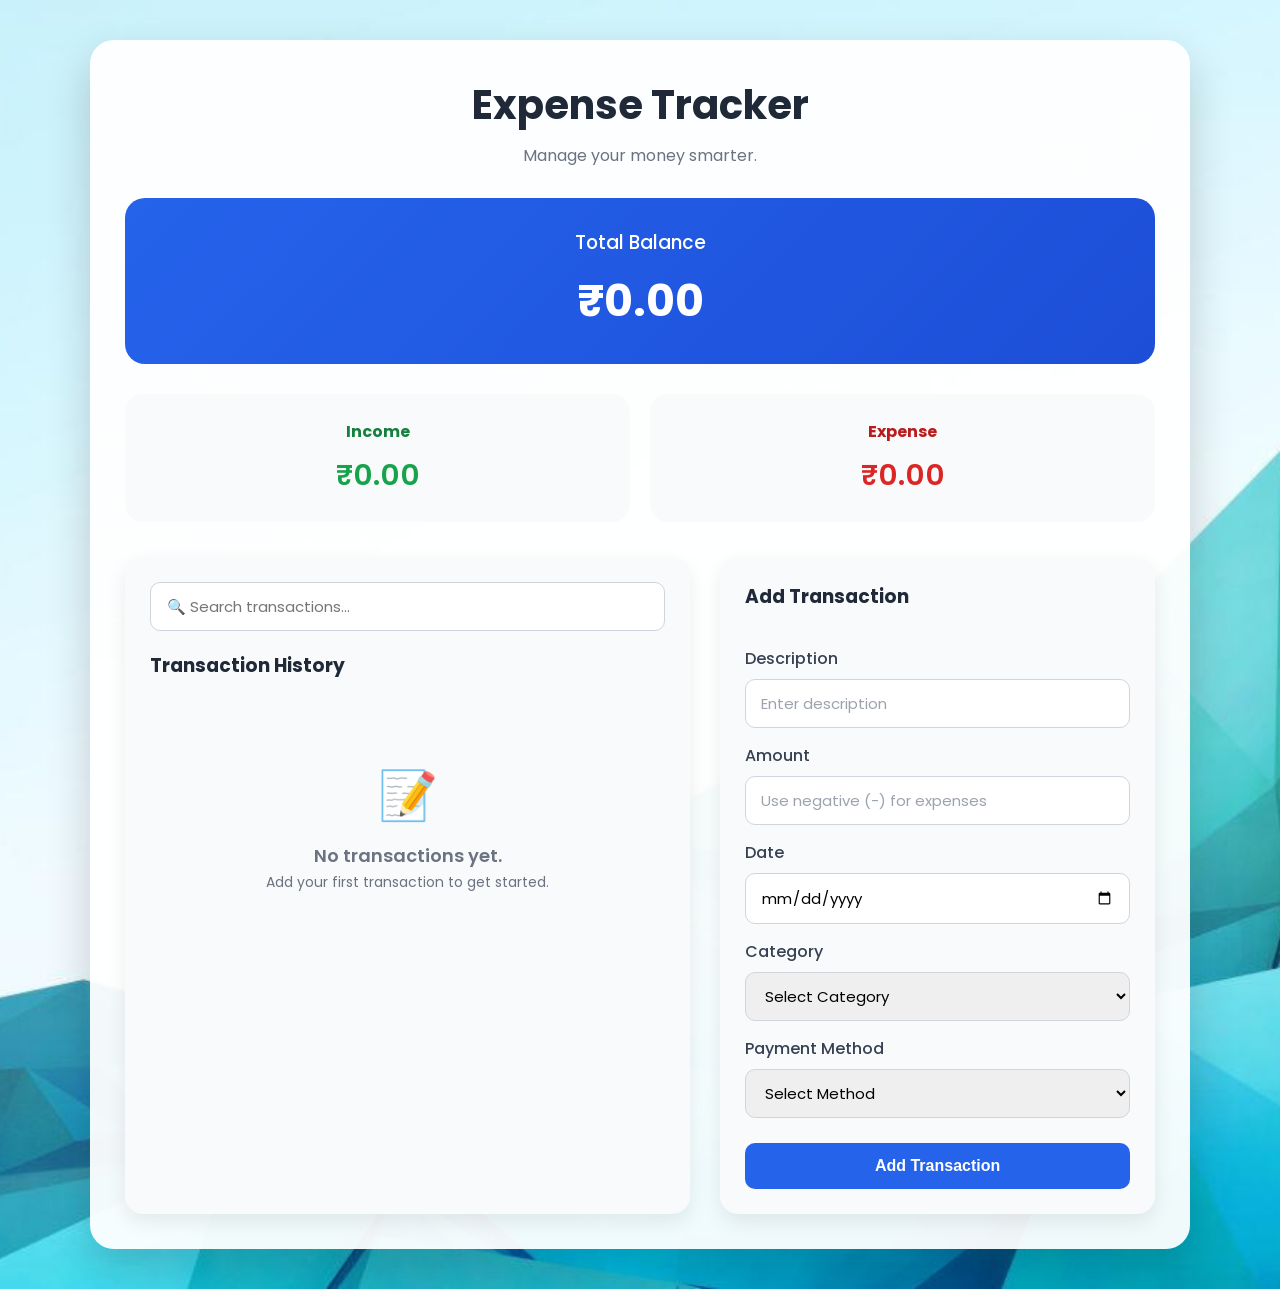
<file: CSS Projects/ExpenseTracker/index.html>
<!DOCTYPE html>
<html lang="en">
<head>
    <meta charset="UTF-8">
    <meta name="viewport" content="width=device-width, initial-scale=1.0">
    <title>Expense Tracker</title>
    <link rel="stylesheet" href="style.css">
    <link rel="icon" type="image/png" href="./assets/rupee-indian.png">
</head>
<body> 
    <div class="container">
        <header>
            <h1>Expense Tracker</h1>
            <p>Manage your money smarter.</p>
        </header>

        <!-- Balance -->
        <section class="balance-card">
            <h3>Total Balance</h3>
            <h2 id="balance">₹0.00</h2>
        </section>

        <!-- Summary -->
        <section class="summary">
            <div class="card income">
                <h4>Income</h4>
                <p id="money-plus">₹0.00</p>
            </div>
            <div class="card expense">
                <h4>Expense</h4>
                <p id="money-minus">₹0.00</p>
            </div>
        </section>
        <main class="content">
            <section class="history">
                <div class="search-box">
    <input
        type="text"
        id="search"
        placeholder="🔍 Search transactions..."
    >
</div>
                <h3>Transaction History</h3>
                <ul id="list">
                </ul>
            </section>
            <!-- Form -->
            <section class="form-section">
                <h3>Add Transaction</h3>
                <form id="form">
                    <label for="text">Description</label>
                    <input
                        type="text" id="text" placeholder="Enter description" required>
                    <label for="amount">Amount</label>
                    <input
                        type="number" id="amount" placeholder="Use negative (-) for expenses" required>
                    <label for="date">Date</label>
                    <input type="date" id="date" required>
                    <label for="category">Category</label>
                    <select id="category">
                        <option value="">Select Category</option>
                        <option>Salary</option>
                        <option>Food</option>
                        <option>Shopping</option>
                        <option>Travel</option>
                        <option>Bills</option>
                        <option>Health</option>
                        <option>Entertainment</option>
                        <option>Education</option>
                        <option>Other</option>

                    </select>
                    <label for="payment">Payment Method</label>

                    <select id="payment">
                        <option value="">Select Method</option>
                        <option>Cash</option>
                        <option>UPI</option>
                        <option>Debit Card</option>
                        <option>Credit Card</option>
                        <option>Net Banking</option>
                        <option>Wallet</option>
                    </select>
                    <button type="submit">Add Transaction</button>
                </form>
            </section>
        </main>
    </div>
    <script src="expense.js"></script>
</body>
</html>
</file>
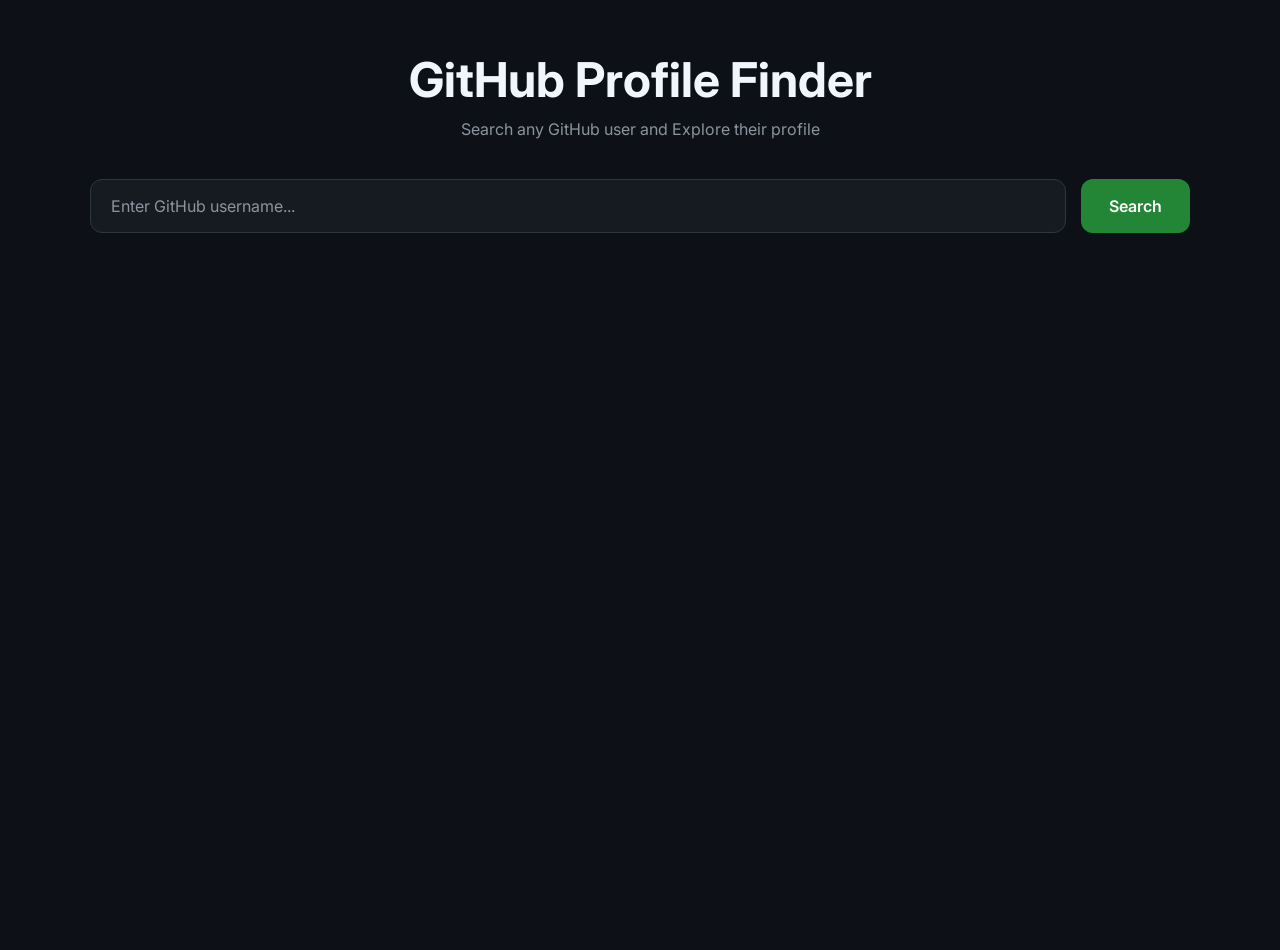
<file: CSS Projects/GithubProfileFinderApp/index.html>
<!DOCTYPE html>
<html lang="en">
<head>
    <meta charset="UTF-8">
    <meta name="viewport" content="width=device-width, initial-scale=1.0">
    <title>GitHub Finder</title>
    <link rel="stylesheet" href="style.css">
</head>
<body>
    <main class="container">
        <header>
        <h1>GitHub Profile Finder</h1>
        <p>Search any GitHub user and Explore their profile</p>
        </header>
        <section class="search-section">
         <form id="search-form">

        <input type="text"  id="search-input"   placeholder="Enter GitHub username..."  required >
        <button type="submit">
            Search </button>
    </form>  
        </section>
        <section id="profile-container">
            
        </section>
        <section id="repos-container">
        </section>
        <script src="finder.js"></script>
    </main>
</body>
</html>
</file>
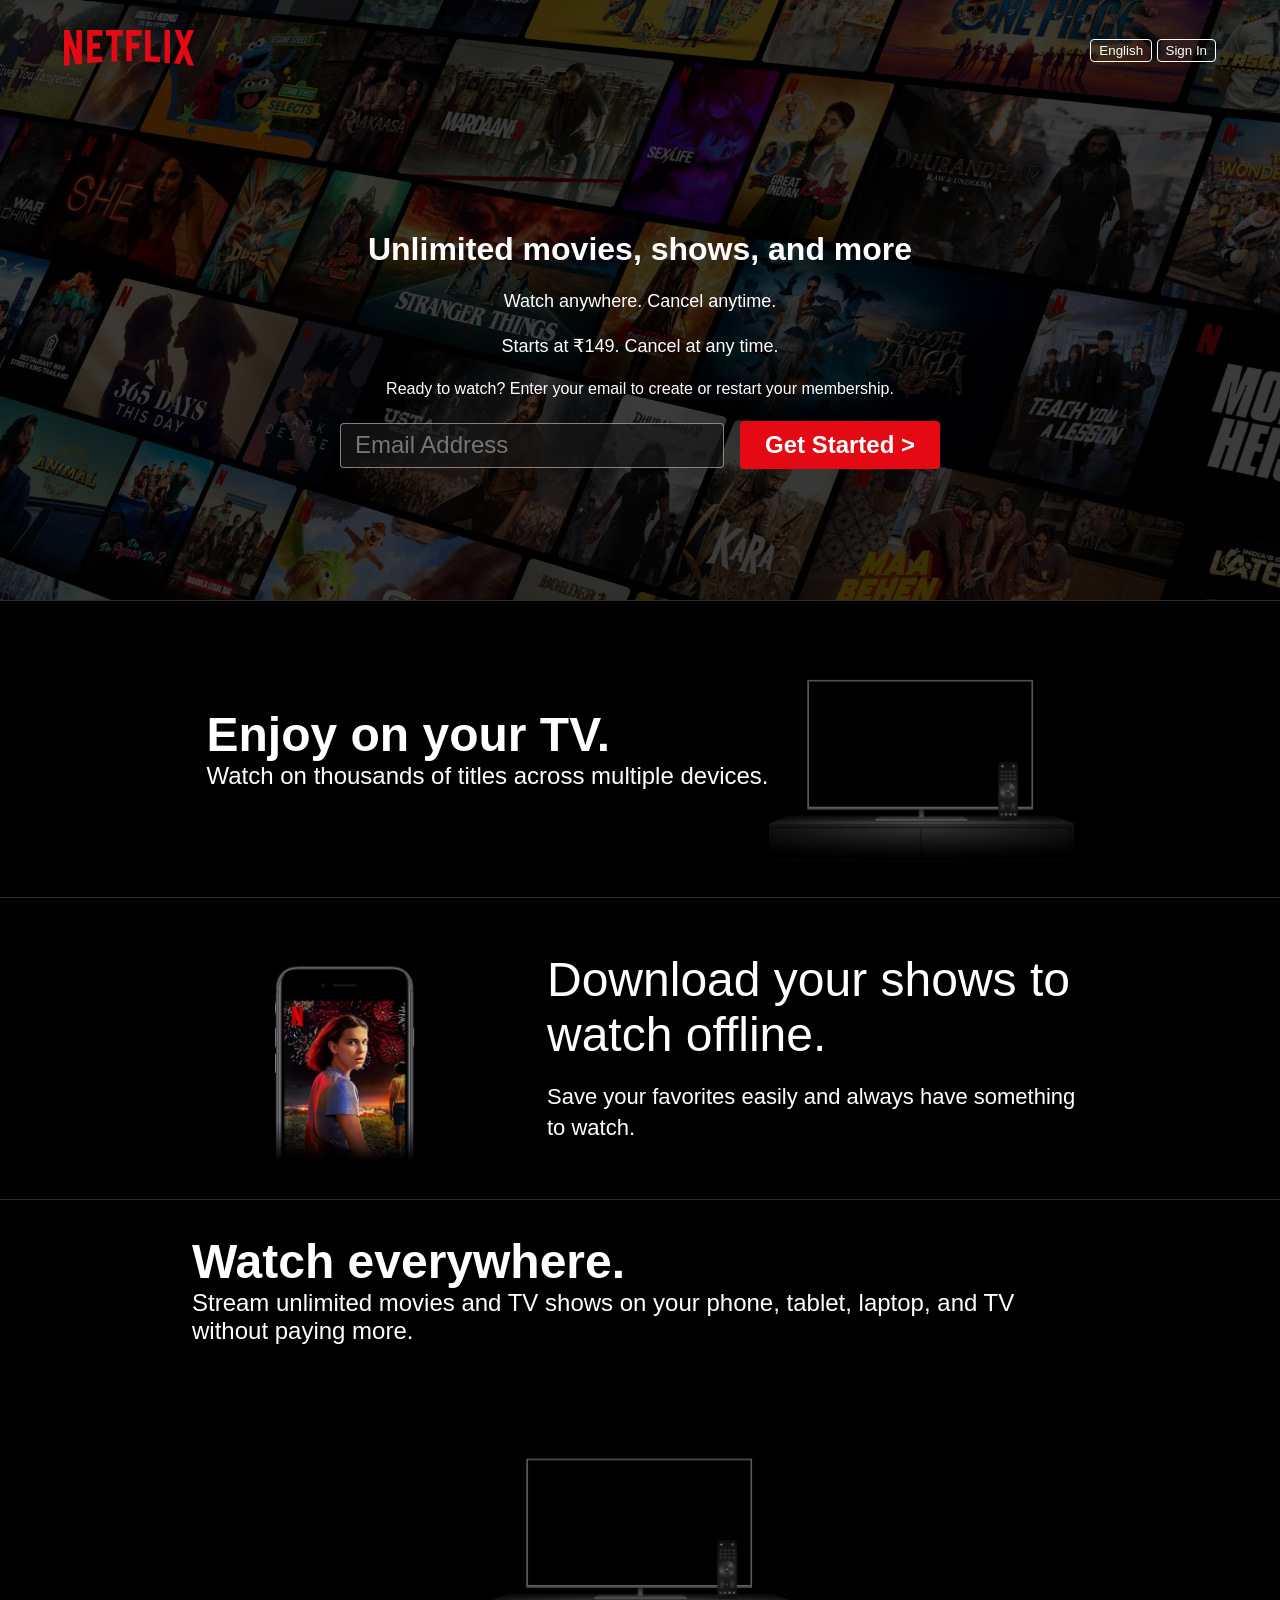
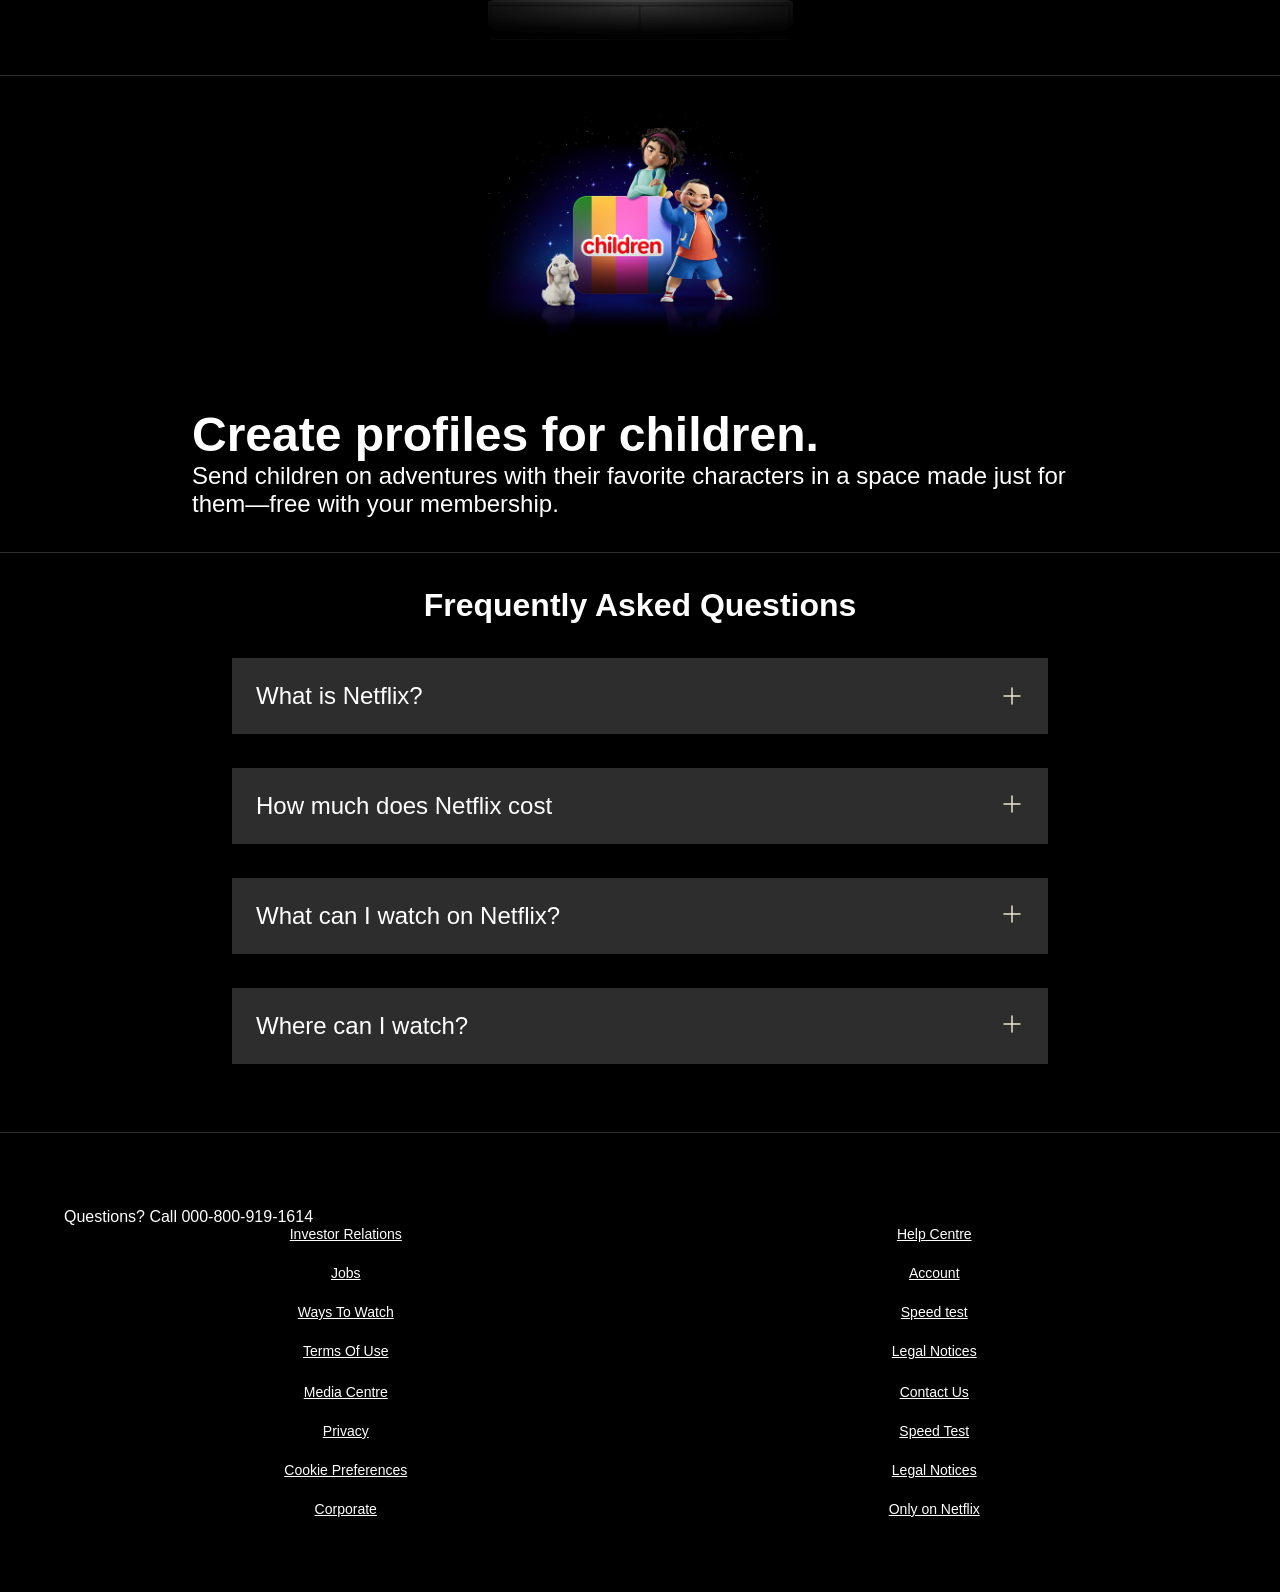
<file: CSS Projects/NetflixClone/index.html>
<!DOCTYPE html>
<html lang="en">
<head>
    <meta charset="UTF-8">
    <meta name="description" content="Watch unlimited movies, TV shows and more. Enjoy Netflix on your TV, phone, tablet and laptop.">
    <meta name="keywords" content="Netflix, movies, TV shows, streaming, entertainment">
    <title>Netflix</title>
    <link rel="stylesheet" href="style.css">
    <link rel="icon" type="image/png" href="./Assests/netflix.png"> 
</head>
<body>
    <div class="main">
        <nav>
            <span><img src="./Assests/logo.svg" alt="" width="50"></span>
            <div>
                <button class="btn">English</button>
                <button class="btn btn">Sign In</button>
            </div>
        </nav>
        <div class="box"></div>
        <div class="hero">
            <span>Unlimited movies, shows, and more</span>
            <span>Watch anywhere. Cancel anytime.</span>
            <span>Starts at ₹149. Cancel at any time.</span>
            <span>Ready to watch? Enter your email to create or restart your membership.</span>
        <div class="hero-bts">
            <input type="email" placeholder="Email Address">
            <button class="start">Get Started ></button>
        </div>
    </div>
    <div class="separation"></div>
    </div>
    <section class="first">
        <div>
            <span>Enjoy on your TV.</span>
            <span>Watch on thousands of titles across multiple devices.</span>
        </div>
        <div class="secImg">
            <img src="./Assests/tv.png" alt="">
            <video src="./Assests/episode.m4v" autoplay muted loop></video>
        </div>
    </section>
    <div class="separation"></div>
    <section class="first-second">
        <div class="secImg">
            <img src="./Assests/second.jpg" alt="">
        </div>
        <div class="eleven">
            <span>Download your shows to watch offline.</span>
            <span>Save your favorites easily and always have something to watch.</span>
        </div>
    </section>
    <div class="separation"></div>
    <section class="first third">
        <div>
            <span>Watch everywhere.</span>
            <span>Stream unlimited movies and TV shows on your phone, tablet, laptop, and TV without paying more.</span>
        </div>
        <div class="secImg">
            <img src="./Assests/tv.png" alt="">
            <video src="./Assests/episo.m4v" autoplay muted loop></video>
        </div>
    </section>
    <div class="separation"></div>
   <section class="first second">
    <div class="secImg">
        <img src="./Assests/children.png" alt="">

    </div>
    <div>
        <span>Create profiles for children.</span>
        <span>Send children on adventures with their favorite characters in a space made just for them—free with your membership.</span>
    </div>
   </section>
   <div class="separation"></div>
   <section class="faq">
    <h2>Frequently Asked Questions</h2>
    <div class="faqbox">
        <span>What is Netflix?</span>
        <svg width="24" viewBox="0 0 24 24" fill="white" xmlns="http://www.w3.org/2000/svg">
            <path d="M12 4V20" stroke="#141B34" stroke-width="1.5" stroke-linecap="round" stroke-linejoin="round" />
                <path d="M4 12H20" stroke="#141B34" stroke-width="1.5" stroke-linecap="round" stroke-linejoin="round" />
        </svg>
    </div>
    <div class="faqbox">
        <span>How much does Netflix cost</span>
        <svg width="24" height="24" viewBox="0 0 24 24" fill="white" xmlns="http://www.w3.org/2000/svg">
                <path d="M12 4V20" stroke="#141B34" stroke-width="1.5" stroke-linecap="round" stroke-linejoin="round" />
                <path d="M4 12H20" stroke="#141B34" stroke-width="1.5" stroke-linecap="round" stroke-linejoin="round" />
            </svg>

    </div>
    <div class="faqbox">
            <span>What can I watch on Netflix?</span>
            <svg width="24" height="24" viewBox="0 0 24 24" fill="white" xmlns="http://www.w3.org/2000/svg">
                <path d="M12 4V20" stroke="#141B34" stroke-width="1.5" stroke-linecap="round" stroke-linejoin="round" />
                <path d="M4 12H20" stroke="#141B34" stroke-width="1.5" stroke-linecap="round" stroke-linejoin="round" />
            </svg>

        </div>
          <div class="faqbox">
            <span>Where can I watch?</span>
            <svg width="24" height="24" viewBox="0 0 24 24" fill="white" xmlns="http://www.w3.org/2000/svg">
                <path d="M12 4V20" stroke="#141B34" stroke-width="1.5" stroke-linecap="round" stroke-linejoin="round" />
                <path d="M4 12H20" stroke="#141B34" stroke-width="1.5" stroke-linecap="round" stroke-linejoin="round" />
            </svg>

        </div>
      
   </section>
   <div class="separation"></div>
   <footer>
    <div class="questiions">Questions? Call 000-800-919-1614</div>
    <div class="footer">
        <div class="footer-item">
            <a href="faq">Investor Relations</a>
             <a href="faq">Jobs</a>
 <a href="faq">Ways To Watch</a>
 <a href="faq">Terms Of Use</a>
        </div>
        <div class="footer-item">
             <a href="faq">Help Centre</a>
 <a href="faq">Account</a>
 <a href="faq">Speed test</a>
 <a href="faq">Legal Notices</a>
        </div>
        <div class="footer-item">
            <a href="faq">Media Centre</a>
                <a href="faq">Privacy</a>
                <a href="faq">Cookie Preferences</a> 
                <a href="faq">Corporate</a> 
        </div>
        <div class="footer-item">
             <a href="faq">Contact Us</a>
                <a href="faq">Speed Test</a> 
                <a href="faq">Legal Notices</a> 
                <a href="faq">Only on Netflix</a>
        </div>
    </div>
   </footer>
</body>
</html>
</file>
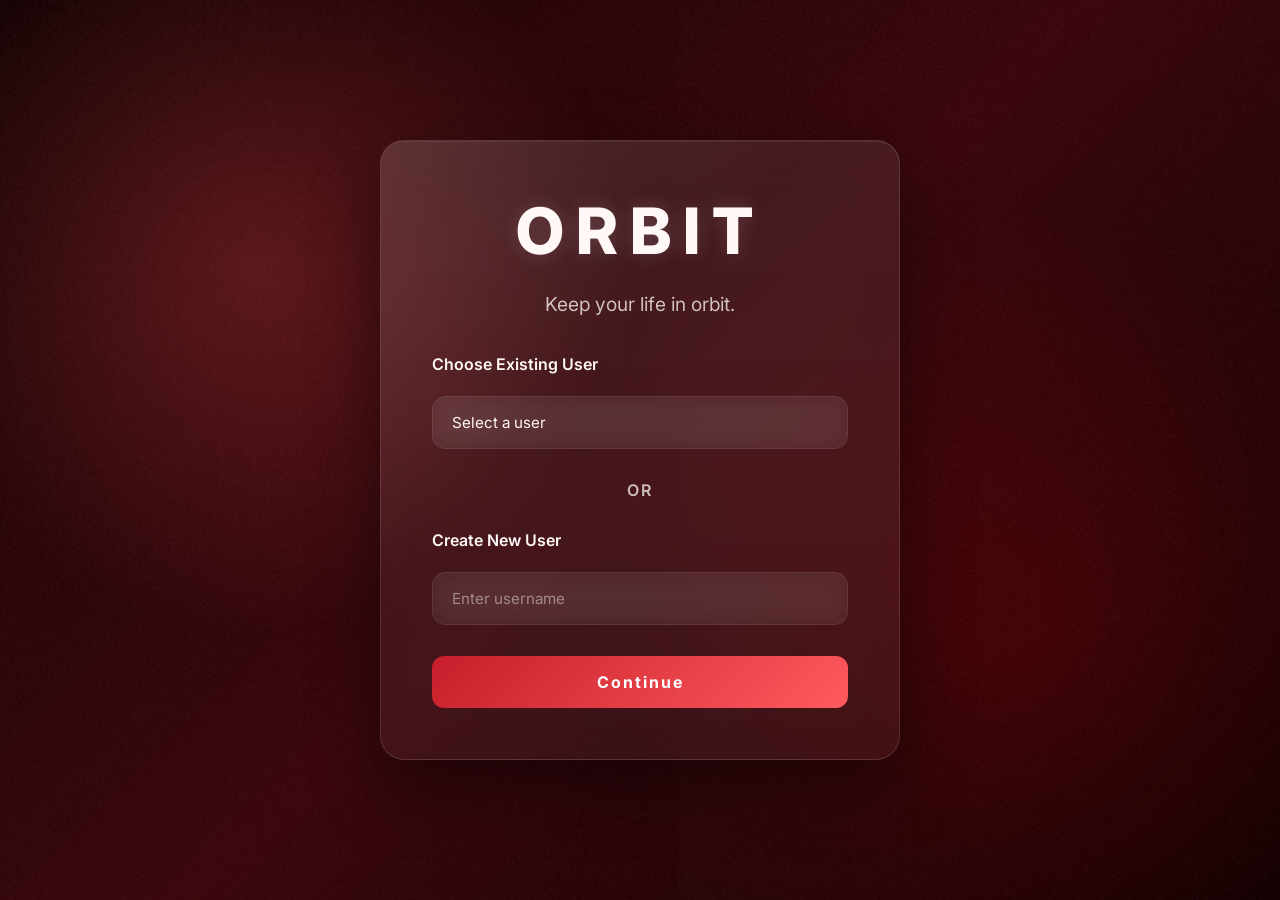
<file: CSS Projects/Orbit/index.html>
<!DOCTYPE html>
<html lang="en">

<head>
    <meta charset="UTF-8">
    <meta name="viewport" content="width=device-width, initial-scale=1.0">
    <title>Orbit-Keep your life in orbit</title>
    <link rel="stylesheet" href="style.css">
    <title>Orbit - Keep your life in orbit</title>

<link rel="icon" type="image/png" href="./assets/saturn.png">
</head>

<body>
    <section id="login-screen">
        <form class="login-card" id="login-form">

            <h1 class="logo">ORBIT</h1>

            <p class="tagline">
                Keep your life in orbit.
            </p>
            <label for="existing-users">
                Choose Existing User
            </label>
            <select id="existing-users">
                <option value="">
                    Select a user
                </option>
            </select>

            <div class="divider">
                <span>OR</span>
            </div>

            <label for="new-user-input">
                Create New User
            </label>

            <input type="text" id="new-user-input" placeholder="Enter username">

            <button type="submit" id="continue-btn">
                Continue
            </button>
        </form>
    </section>
    <main id="app-screen" class="hidden">
        <div class="app-container">
        <header class="app-header">

            <div class="header-content">

                <h1 class="logo">
                    ORBIT
                </h1>

                <p class="tagline">
                    Keep your life in orbit.
                </p>

            </div>

            <button id="theme-toggle">
                🌙
            </button>

        </header>
        <!-- SEARCH -->
        <section class="search-section">

            <input type="text" id="search-input" placeholder="🔍 Search everything...">
        </section>
        <!-- USER CONTROLS -->
       <section class="user-controls">

    <div class="user-info">

        <span class="user-label">
            Current User
        </span>

        <h3 id="current-user">
            Vansh
        </h3>

    </div>

    <div class="user-actions">

        <button id="switch-user-btn">
            Switch User
        </button>

        <button id="logout-btn">
            Logout
        </button>

    </div>

</section>
        <!-- TASK FORM -->
        <section class="task-form">

            <input type="text" id="task-input" placeholder="Add a new task...">

            <div class="task-options">

                <select id="priority-select">

                    <option value="High">
                        🔴 High
                    </option>

                    <option value="Medium">
                        🟡 Medium
                    </option>

                    <option value="Low">
                        🟢 Low
                    </option>

                </select>
                 <input type="date" id="due-date">
            </div>
                <button id="add-task-btn">
                    + Add Task
                </button>
        </section>
        <!-- FILTERS -->
        <section class="filters">
            <button class="filter-btn active" data-filter="all">
                All
            </button>
            <button class="filter-btn" data-filter="pending">
                Pending
            </button>
            <button class="filter-btn" data-filter="completed">
                Completed
            </button>
        </section>
        <!-- TASK LIST -->
        <ul id="task-list">
            <!-- Tasks will be generated dynamically -->
        </ul>
        <section id="empty-state" class="hidden">

            <h3>
                The orbit is empty.
            </h3>

            <p>
                Add a task to begin.
            </p>

        </section>
        <section class="progress-section">

            <h3>
                Today's Progress
            </h3>

            <div class="progress-bar">

                <div id="progress-fill"></div>

            </div>

            <p id="progress-text">
                0 / 0 tasks completed today
            </p>

        </section>
        </div>
    </main>
    <script src="script.js"></script>
</body>

</html>
</file>
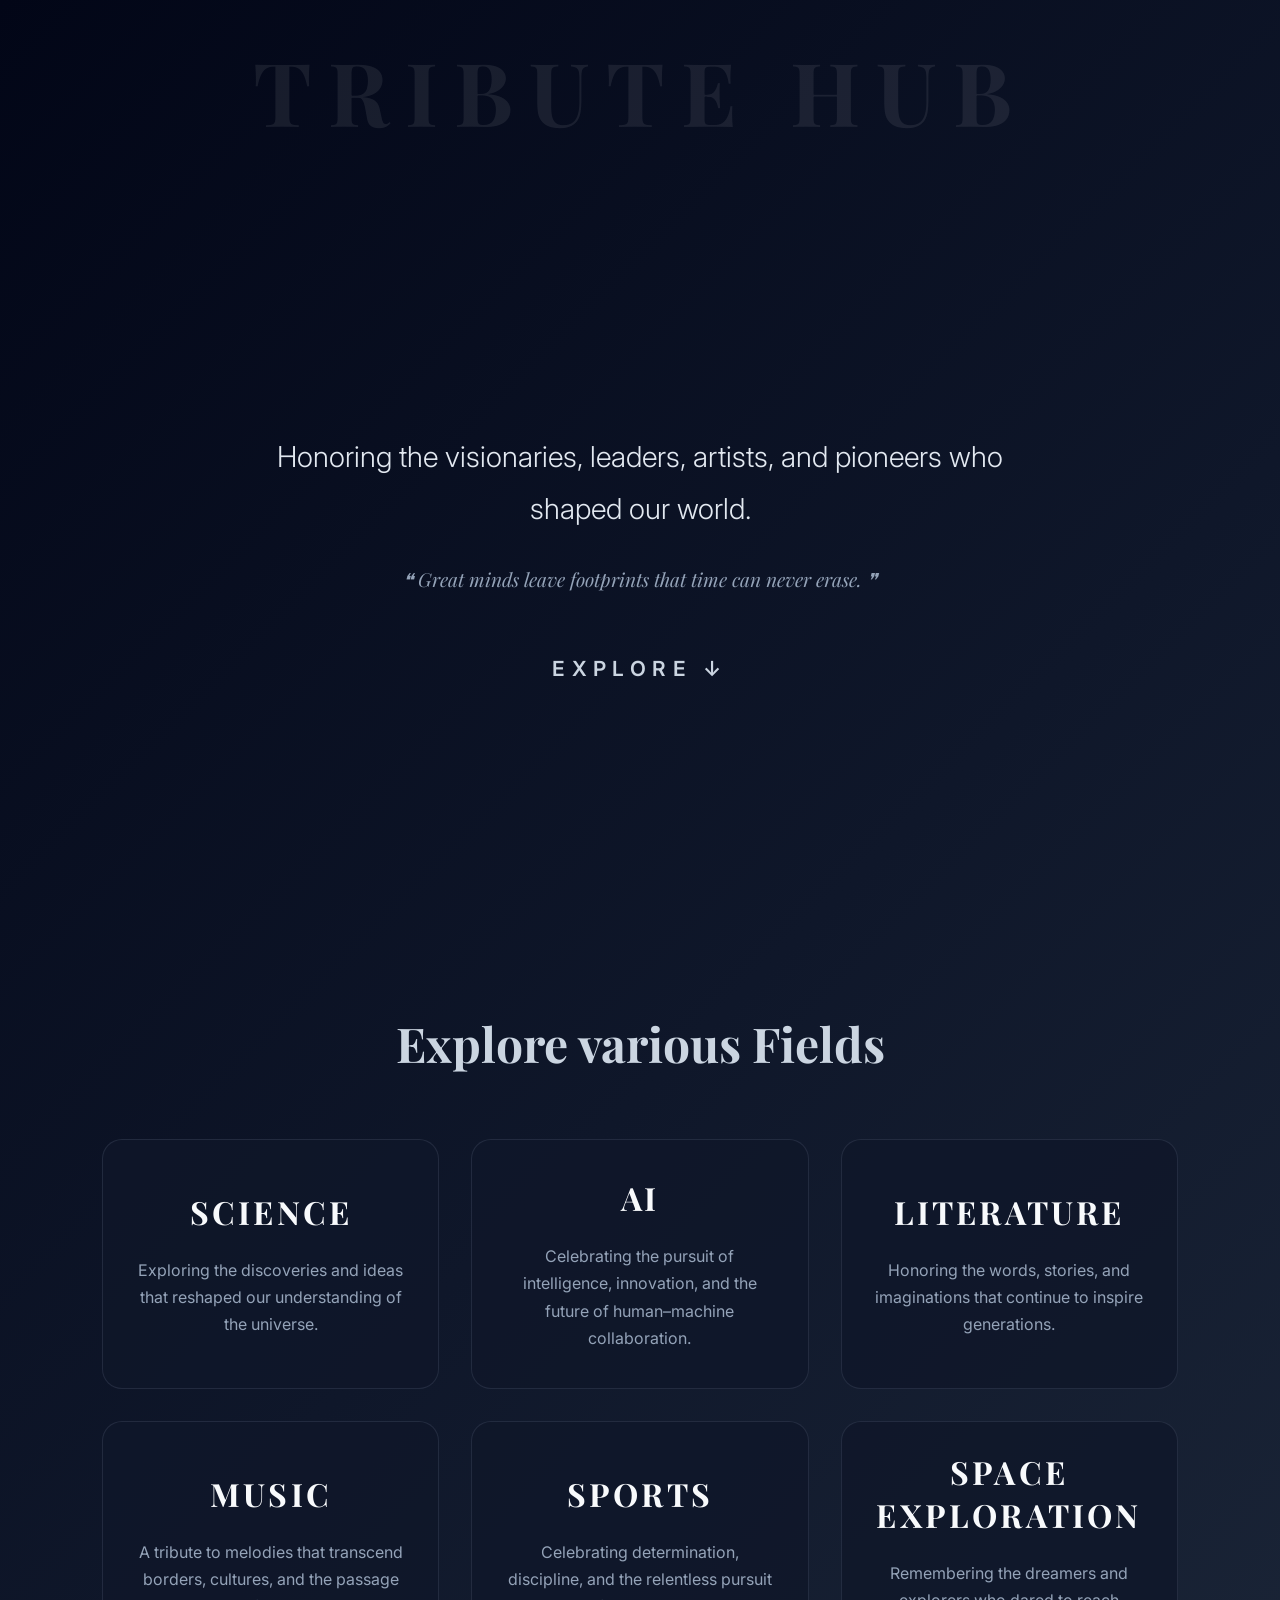
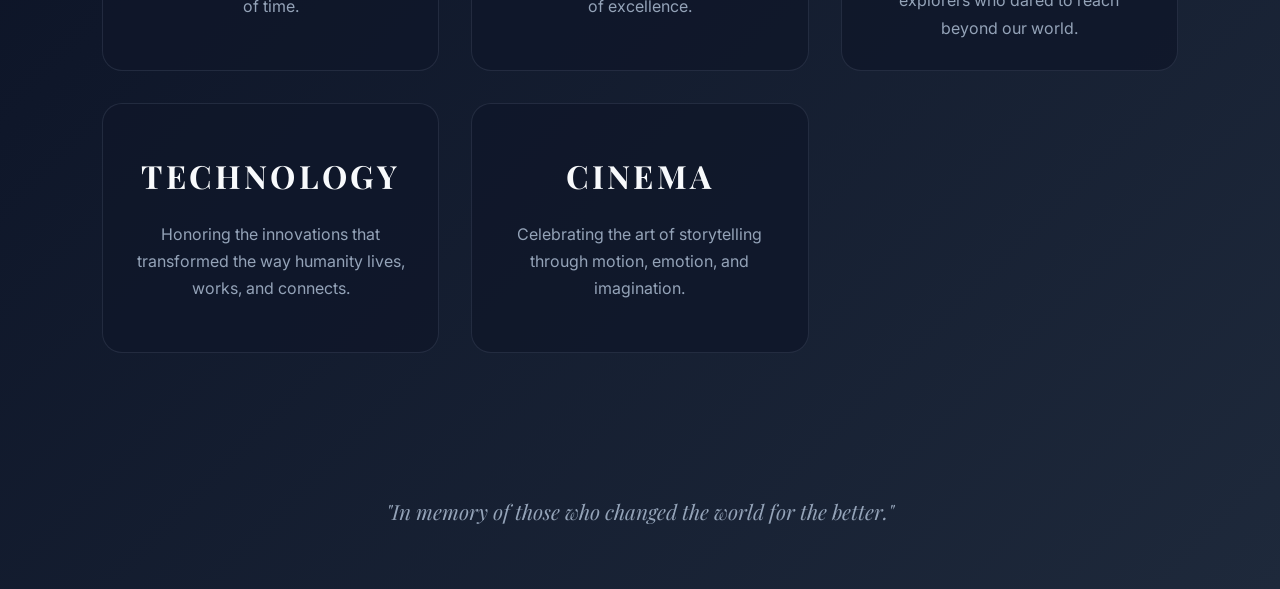
<file: CSS Projects/TributeHUB/index.html>
<!DOCTYPE html>
<html lang="en">

<head>
    <meta charset="UTF-8">
    <meta name="viewport" content="width=device-width, initial-scale=1.0">
    <link rel="stylesheet" href="./home.css">
    <title>Tribute Hub</title>
    
</head>

<body>
    <header class="site-header">
        <h1>Tribute Hub</h1>
    </header>
    <main>
        <section class="hero">
          <p class="hero-text">  Honoring the visionaries, leaders,
            artists, and pioneers who shaped our world.
          </p>
          <p class="hero-quote">
    ❝ Great minds leave footprints that time can never erase. ❞
</p>
           <p class="explore-text"> Explore ↓</p>
        </section>
        <section class="cards" id="cards">
           <h2>Explore various Fields</h2>
           <div class="card-container">
            <article class="card" id="science">
                <h3>Science</h3>
                <p> Exploring the discoveries and ideas that reshaped our understanding of the universe. </p>
            </article>

             <article class="card" id="ai">
                <h3>AI</h3>
                <p> Celebrating the pursuit of intelligence, innovation, and the future of human–machine collaboration. </p>
            </article>

             <article class="card" id="literature">
                <h3>Literature</h3>
                <p> Honoring the words, stories, and imaginations that continue to inspire generations. </p>
            </article>

             <article class="card" id="music">
                <h3>Music</h3>
                <p> A tribute to melodies that transcend borders, cultures, and the passage of time. </p>
            </article>

             <article class="card" id="sports">
                <h3>Sports</h3>
                <p> Celebrating determination, discipline, and the relentless pursuit of excellence. </p>
            </article>

             <article class="card" id="space">
                <h3>Space Exploration</h3>
                <p> Remembering the dreamers and explorers who dared to reach beyond our world.</p>
            </article>
             <article class="card" id="technology">
                <h3>Technology</h3>
                <p> Honoring the innovations that transformed the way humanity lives, works, and connects. </p>
            </article>
             <article class="card" id="cinema">
                <h3>Cinema</h3>
                <p> Celebrating the art of storytelling through motion, emotion, and imagination. </p>
            </article>
           </div>
        </section>
    </main>
    <footer>
         <blockquote>"In memory of those who changed the world for the better."</blockquote>
    </footer>
    <script src="./home.js"></script>
</body>

</html>
</file>
<file: CSS Projects/ExpenseTracker/style.css>
@import url('https://fonts.googleapis.com/css2?family=Poppins:wght@300;400;500;600;700&display=swap');
*{
    margin: 0;
    padding: 0;
    box-sizing: border-box;
}
body{
    font-family: "Poppins",sans-serif;
    min-height: 100vh;
    display: flex;
    justify-content: center;
    align-items: center;
    background-image: url(assets/mountain.jpg);
    background-size: cover;
    background-position: center;
    background-repeat: no-repeat;
    padding: 40px;
}
.container{
    width: 1100px;
    max-width: 100%;
    background:rgba(255,255, 255,0.94);
    border-radius: 24px;
    padding: 35px;
    box-shadow: 0 20px 45px rgb(0,0,0,0.18);
    animation: fadeIn .6s ease;
}
header{
    text-align: center;
    margin-bottom: 30px;
}
header h1{
    font-size: 2.5rem;
    color: #1f2937;
    margin-bottom: 8px;
}
header p{
    color: #6b7280;
    font-size: 1rem;
}
.balance-card{
     background: linear-gradient(135deg,#2563eb,#1d4ed8);
    color:white;
    padding: 30px;
    border-radius: 20px;
    text-align: center;
    margin-bottom: 30px;
}
.balance-card h3{
    font-weight:500;
    margin-bottom: 10px;
}
.balance-card h2{
    font-size: 2.8rem;
}
.summary{
    display: grid;
    grid-template-columns: repeat(2,1fr);
    gap:20px;margin-bottom: 35px;
}
.card{
    background-color: #f8fafc;
    padding: 25px;
    border-radius: 18px;
    text-align: center;
    transition: all 0.3s ease;
}
.card:hover{
    transform: translateY(-5px);
    box-shadow: 0 12px 25px rgba(0,0,0,0.12);
}
.income h4{
    color:#15803d;
    margin-bottom: 10px;
}
#money-plus{
    color: #16a34a;
    font-size: 1.8rem;
    font-weight: 600;
}
.expense h4{
    color:#b91c1c;
    margin-bottom: 10px;
}
#money-minus{
    color: #dc2626;
    font-size: 1.8rem;
    font-weight: 600;
}
.content{
    display: grid;
    grid-template-columns: 1.3fr 1fr;
    gap: 30px;
}
.history{
    background-color: #f8fafc;
    border-radius: 18px;
    padding: 25px;
    box-shadow: 0 8px 20px rgba(0,0,0,0.08);
}
.history h3{
    color:#1f2937;
    margin-bottom: 20px;
}
#list{
    list-style: none;
    max-height: 420px;
    overflow-y: auto;/*provides scroll*/
}
#list::-webkit-scrollbar{
    width: 8px;
}
#list::-webkit-scrollbar-thumb{
    background: #2563eb;
    border-radius: 20px;
}
.form-section{
    background-color: #f8fafc;
    border-radius: 18px;
    padding: 25px;
    box-shadow: 0 8px 20px rgba(0,0,0,0.08);
}
.form-section h3{
    color: #1f2937;
    margin-bottom: 20px;
}
#form{
    display: flex;
    flex-direction: column;
}
#form label{
    margin-top: 15px;
    margin-bottom: 8px;
    font-weight: 500;
    color: #374151;
}
#form input,
#form select{
    width: 100%;
    padding: 12px 15px;
    border:1px solid #d1d5db;
    border-radius: 10px;
    font-size: 15px;
    font-family: inherit;
    outline: none;
    transition: all 0.3s ease;
}
#form input:focus,
form  select:focus{
    border-color: #2563eb;
    box-shadow: 0 0 0 4px rgba(37,99, 235, 0.15);
}
#form button{
    margin-top: 25px;
    padding: 14px;
    border: none;
    border-radius: 10px;
    background-color: #2563eb;
    color: white;
    font-size: 16px;
    font-weight: 600;
    cursor: pointer;
    transition: all 0.3s ease;
}
#form button:hover{
    background-color: #1d4ed8;
    transform: translateY(-3px);
    box-shadow: 0 10px 20px rgba(37,99,235,0.25);
}
#form input::placeholder{
    color: #9ca3af;
}
.transaction{
    background: white;
    border-radius: 14px;
    padding: 18px;
    margin-bottom: 15px;
    box-shadow: 0 6px 15px rgba(0,0,0,0.08);
    transition: all 0.3s ease;
}
.transaction:hover{
    transform: translateY(-4px);
    box-shadow: 0 12px 24px rgba(0,0,0,0.15);
}
.transaction h4{
    font-size: 20px;
    color: #1f2937;
    margin-bottom: 12px;
}
.transaction p{
    color: #6b7280;
    font-size: 14px;
    margin-bottom: 6px;
}
.transaction h3{
    margin-top: 15px;
    font-size: 24px;
    color: #2563eb;
}
.transaction-header{
    display:flex;
    justify-content:space-between;
    align-items:center;
    margin-bottom:15px;
}
.transaction-details{
    display:flex;
    flex-wrap:wrap;
    gap:10px;
    margin-bottom:15px;
}
.category-badge{
    background:#dbeafe;
    color:#1d4ed8;
    padding:6px 12px;
    border-radius:20px;
    font-size:13px;
    font-weight:500;
}
.payment-badge{
    background:#ede9fe;
    color:#6d28d9;
    padding:6px 12px;
    border-radius:20px;
    font-size:13px;
    font-weight:500;
}
.income-amount{
    color: #16a34a;
    margin-top: 15px;
    font-size: 24px;
    font-weight: 600;
}
.expense-amount{
    color: #dc2626;
    margin-top: 15px;
    font-size: 24px;
    font-weight: 600;
}
.delete-btn{
    margin-top: 15px;
    width: 100%;
    background: #ef4444;
    color: white;
    border: none;
    padding: 10px;
    border-radius: 8px;
    cursor: pointer;
    transition: all 0.3s ease;
}
.delete-btn:hover{
    background: #dc2626;
}
#empty-state{
    text-align:center;
    padding:60px 20px;
    color:#6b7280;
}
#empty-state h2{
    font-size:3rem;
    margin-bottom:10px;
}
#empty-state p{
    font-size:18px;
    font-weight:600;
}
.income-border{
    border-left:6px solid #16a34a;
}

.expense-border{
    border-left:6px solid #dc2626;
}
#empty-state span{
    font-size:14px;
}
.search-box{
    margin-bottom: 20px;
}
#search{
    width: 100%;
    padding: 12px 16px;
    border: 1px solid #d1d5db;
    border-radius: 10px;
    font-size: 15px;
    font-family: inherit;
    outline: none;
    transition: all 0.3s ease;
}
#search:focus{
    border-color:#2563eb;
    box-shadow:0 0 0 4px rgba(37,99,235,0.15);
}
@keyframes fadeIn{
    from{
        opacity:0;
        transform:translateY(20px);
    }
    to{
        opacity:1;
        transform:translateY(0);
    }
}
@media (max-width: 768px){
    body{
        padding: 20px;
    }
    .content{
        grid-template-columns: 1fr;
    }
    .summary{
        grid-template-columns: 1fr;
    }
    .container{
        padding: 20px;
    }
    .balance-card h2{
        font-size: 2.2rem;
    }
}
</file>
<file: CSS Projects/GithubProfileFinderApp/style.css>
@import url('https://fonts.googleapis.com/css2?family=Inter:wght@300;400;500;600;700&display=swap');
*{
    margin:0;
    padding:0;
    box-sizing:border-box;
}
body{
    font-family:"Inter",sans-serif;
    background:#0d1117;
    color:#f0f6fc;
    min-height:100vh;
}
.container{
    width:90%;
    max-width:1100px;
    margin:50px auto;
}
header{
    text-align:center;
    margin-bottom:40px;
}
header h1{
    font-size:3rem;
    font-weight:700;
    margin-bottom:10px;
}
header p{
    color:#8b949e;
    font-size:1rem;
}
.search-section{
    margin-bottom:40px;
}
#search-form{
    display:flex;
    gap:15px;
}
#search-input{
    flex:1;
    padding:16px 20px;
    background:#161b22;
    border:1px solid #30363d;
    border-radius:12px;
    color:#f0f6fc;
    font-size:16px;
    font-family:inherit;
    outline:none;
    transition:all .3s ease;
}
#search-input::placeholder{
    color:#8b949e;
}
#search-input:focus{
    border-color:#58a6ff;
    box-shadow:0 0 0 4px rgba(88,166,255,.15);
}
#search-form button{
    padding:16px 28px;
    background:#238636;
    color:white;
    border:none;
    border-radius:12px;
    font-size:16px;
    font-weight:600;
    font-family:inherit;
    cursor:pointer;
    transition:all .3s ease;
}
#search-form button:hover{
    background:#2ea043;
    transform:translateY(-2px);
}
.profile-card{
    background:#161b22;
    border:1px solid #30363d;
    border-radius:18px;
    padding:30px;
    display:flex;
    gap:30px;
    align-items:center;
    margin-bottom:35px;
}
.profile-card img{
    width:170px;
    height:170px;
    border-radius:50%;
    object-fit:cover;
    border:4px solid #58a6ff;
}
.profile-info{
    flex:1;
}
.profile-info h2{
    font-size:2rem;
    margin-bottom:10px;
}
.profile-info p{
    color:#8b949e;
    margin-bottom:25px;
    line-height:1.6;
}
.stats{
    display:flex;
    gap:40px;
    margin-bottom:30px;
}
.stats div{
    text-align:center;
}
.stats h3{
    font-size:1.5rem;
    color:#58a6ff;
}
.stats span{
    color:#8b949e;
    font-size:.9rem;
}
.profile-info a{
    display:inline-block;
    text-decoration:none;
    color:white;
    background:#238636;
    padding:12px 22px;
    border-radius:10px;
    transition:.3s;
}
.profile-info a:hover{
    background:#2ea043;
}
.repo-card{
    background:#161b22;
    border:1px solid #30363d;
    border-radius:12px;
    padding:20px;
    margin-bottom:15px;
    transition:.3s;
}
.repo-card:hover{
    border-color:#58a6ff;
    transform:translateY(-3px);
}
.repo-card h3{
    color:#58a6ff;
    font-size:1.1rem;
}
#repos-container{
    display:grid;
    grid-template-columns:repeat(auto-fit,minmax(320px,1fr));
    gap:20px;
}
.repo-card{
    background:#161b22;
    border:1px solid #30363d;
    border-radius:14px;
    padding:20px;
    transition:.3s;
}
.repo-card:hover{
    transform:translateY(-5px);
    border-color:#58a6ff;
}
.repo-card h3{
    color:#58a6ff;
    margin-bottom:10px;
    font-size:1.2rem;
}
.repo-card p{
    color:#8b949e;
    line-height:1.5;
    margin-bottom:20px;
    min-height:48px;
}
.repo-details{
    display:flex;
    justify-content:space-between;
    margin-bottom:20px;
    color:#c9d1d9;
    font-size:.9rem;
}
.repo-card a{
    display:inline-block;
    text-decoration:none;
    color:white;
    background:#238636;
    padding:10px 18px;
    border-radius:8px;
    transition:.3s;
}
.repo-card a:hover{
    background:#2ea043;
}
.error{
    background:#161b22;
    border:1px solid #da3633;
    border-radius:12px;
    padding:30px;
    text-align:center;
}

.rror h2{
    color:#f85149;
    margin-bottom:10px;
}
.error p{
    color:#8b949e;
}
@media(max-width:768px){
    #search-form{
        flex-direction:column;
    }
    .profile-card{
        flex-direction:column;
        text-align:center;
    }
    .stats{
        justify-content:center;
        flex-wrap:wrap;
    }
}
</file>
<file: CSS Projects/NetflixClone/style.css>
*{
    padding: 0;
    margin:0;
    font-family: 'Gill Sans', 'Gill Sans MT', Calibri, 'Trebuchet MS', sans-serif;
}
body{
    background-color: black;
}
.main{/*. is  class selector*/
 background-image: url("./Assests/cover.jpg");  
 background-position: center center;
 background-size: cover;
 background-repeat: no-repeat;
 height: 600px;
 position:relative;

}
.main .box{
     height: 644px;
    width: 100%;
    opacity: 0.69;
    position: absolute;
    top: 0;
    background-color: black;
}
nav{
    max-width: 60vw;
    justify-content: space-between;
    margin:auto;
    display:flex;
    align-items:center;
    height:100px;
}
nav img{
color:red;
width: 130px;
position:relative;
z-index:10;
}
nav button{
    position:relative;
    z-index:10;
}
.hero{
    font-family: 'Gill Sans', 'Gill Sans MT', Calibri, 'Trebuchet MS', sans-serif;
    height:calc(100% - 100px);
    display:flex;
    align-items: center;
    justify-content: center;
    flex-direction: column;
    color:white;
    position:relative;
    gap:23px;
    padding: 0 30px;
}
.hero> :nth-child(1) {
    font-family:'Gill Sans', 'Gill Sans MT', Calibri, 'Trebuchet MS', sans-serif;
    font-weight: bolder;
    font-size:  48px;
    text-align:center;
}
.hero> :nth-child(2) {
    font-weight: 400;
    font-size: 24px;
    text-align: center;
}

.hero> :nth-child(3) {
    font-weight: 400;
    font-size: 20px;
    text-align: center;
}
.separation{
    height: 1px;
    background-color:rgb(46, 44, 44);
    position: relative;
    z-index:20;
}
.btn{
    padding: 3px 8px;
    font-weight: 400;
    color:white;
    background-color: rgba(248, 243,243, 0.021);
    border-radius: 4px;
    border: 1px solid white;
    cursor: pointer;
}
.btn-red {
    background-color: red;
    color: white;
    padding: 3px 24px;
    font-size: 20px;
    border-radius: 4px;
    font-weight: 400;
}
.btn btn{
    background-color: red;
    color: whitesmoke;
}
.hero-bts{
display: flex;
    align-items: center;
    justify-content: center;
    gap: 16px;
}
.start{
    background-color: #e50914;   
    color: white;   
    font-size: 24px;
    padding: 10px 25px;      
    border: none;              
    border-radius: 4px;  
    font-weight: 600;            
    cursor: pointer;          
}
.start:hover {
    background-color: #c11119;
}
.main input {
    padding: 7px 101px 8px 14px;
    color: white;
    font-size: 24px;
    border-radius: 4px;
    background-color: rgba(23, 23, 23, 0.7);
    border: 1px solid rgba(246, 238, 238, 0.5);
}

.first {
    display: flex;
    justify-content: center;
    max-width: 70vw;
    margin: auto;
    color: white;
    justify-content: center;
    align-items: center;
}

.first-second {
    display: flex;
    justify-content: center;
    align-items: center;
    max-width: 70vw;
    margin: auto;
    color: white;
    gap: 50px;
    padding: 34px 0;
}
.eleven {
    display: flex;
    flex-direction: column;
    gap: 20px;
}

.eleven span:first-child {
    font-size: 48px;
    font-weight: 500;
}

.eleven span:last-child {
    font-size: 22px;
    line-height: 1.4;
}
.secImg {
    position: relative;
}

.secImg img {
    width: 555px;
    position: relative;
    z-index: 10;
}

.secImg video {
    position: absolute;
    top: 51px;
    right: 0;
    width: 555px;
}

section.first>div {
    display: flex;
    flex-direction: column;
    padding: 34px 0;
}

section.first>div :nth-child(1) {
    font-size: 48px;
    font-weight: bolder;
}


section.first>div :nth-child(2) {
    font-size: 24px;

}


.faq h2 {
    text-align: center;
    font-size: 48px;
}

.faq {
    background: black;
    color: white;
    padding: 34px;
}

.faqbox:hover {
    background-color: #414141;
    color: white;
}

.faqbox svg {
    filter: invert(1);
}

.faqbox {
    transition: all 1s ease-out;
    font-size: 24px;
    display: flex;
    justify-content: space-between;
    background-color: #2d2d2d;
    padding: 24px;
    max-width: 60vw;
    margin: 34px auto;
    cursor: pointer;
}

footer {
    color: white;
    max-width: 60vw;
    margin: auto;
    padding: 60px;
}

footer .questions {
    padding: 34px 0;
}


.footer {
    display: grid;
    grid-template-columns: 1fr 1fr 1fr 1fr;
    color: white;
}



@media screen and (max-width: 1300px) {

    nav{
        max-width: 90vw;
    }

    .first {
        flex-wrap: wrap;
    }

    .secImg img {
        width: 305px;
    }

    .secImg video {
        width: 305px;
    }

    .hero> :nth-child(1) {
        font-size: 32px;
    }

    .hero> :nth-child(2) {
        font-size: 18px;
    }

    .hero> :nth-child(3) {
        font-size: 18px;
    }

    .hero-buttons {
        display: flex;
        flex-direction: column;
        align-items: center;
        justify-content: center;
        gap: 16px;
    }

    .faq h2 {
        text-align: center;
        font-size: 32px;
    }

    footer {
        max-width: 90vw;
        padding: 75px 0;
    }

    .footer-item{
        align-items: center;
    }
 

}



@media screen and (max-width: 1300px) {

    .footer {
        display: grid;
        grid-template-columns: 1fr 1fr;
        gap: 25px;
    }
}


.footer a {
    font-size: 14px;
    color: white;
}

.footer-item {
    display: flex;
    flex-direction: column;
    gap: 23px;
}
</file>
<file: CSS Projects/Orbit/style.css>
@import url('https://fonts.googleapis.com/css2?family=Inter:wght@100..900&display=swap');

* {
    margin: 0;
    padding: 0;
    box-sizing: border-box;
}

:root {

    /* Brand */
    --primary: #D62828;
    --primary-hover: #FF4D4D;

    /* Glass */
    --glass: rgba(255, 255, 255, 0.06);
    --glass-border: rgba(255, 255, 255, 0.12);

    /* Text */
    --text: #FFF8F7;
    --text-secondary: rgba(255, 248, 247, 0.75);

    /* Priority Colors */
    --high: #FF3B30;
    --medium: #FFD166;
    --low: #80ED99;

    /* UI */
    --radius: 20px;
    --transition: 0.3s ease;
}

body {
    font-family: "Inter", sans-serif;

    min-height: 100vh;

    background:
        radial-gradient(
            circle at 20% 30%,
            rgba(255, 80, 80, 0.25),
            transparent 30%
        ),

        radial-gradient(
            circle at 80% 70%,
            rgba(255, 0, 0, 0.15),
            transparent 35%
        ),

        linear-gradient(
            135deg,
            #160203,
            #3A060C,
            #0F0102
        );

    color: var(--text);

    position: relative;

    overflow-x: hidden;
}

body::before {
    content: "";

    position: fixed;
    inset: 0;

    background-image: url("./assets/noise.jpg");
    background-repeat: repeat;

    opacity: 0.025;

    pointer-events: none;

    z-index: -1;
}

.hidden {
    display: none !important;
}

/* ================= LOGIN SCREEN ================= */

#login-screen {
    min-height: 100vh;

    display: flex;
    justify-content: center;
    align-items: center;

    padding: 2rem;
}

.login-card {
    position: relative;

    overflow: hidden;

    width: 100%;
    max-width: 520px;

    padding: 3.2rem;

    display: flex;
    flex-direction: column;
    gap: 1.4rem;

    background: linear-gradient(
        180deg,
        rgba(255, 255, 255, 0.08),
        rgba(255, 255, 255, 0.05)
    );

    border: 1px solid rgba(255, 255, 255, 0.12);

    border-radius: 24px;

    backdrop-filter: blur(22px);
    -webkit-backdrop-filter: blur(22px);

    box-shadow:
        0 25px 70px rgba(0, 0, 0, 0.45),
        inset 0 1px rgba(255, 255, 255, 0.08);

    transition: var(--transition);
}


.logo {
    font-size: 4rem;
    font-weight: 800;

    letter-spacing: 12px;

    text-transform: uppercase;

    text-align: center;

    text-shadow:
        0 0 20px rgba(255, 255, 255, 0.15);
}

.tagline {
    text-align: center;

    color: var(--text-secondary);

    margin-bottom: 1rem;

    font-size: 1.2rem;
}

label {
    font-size: 1rem;
    font-weight: 600;
}


input,
select {
    width: 100%;

    padding: 1rem 1.2rem;

    border: 1px solid rgba(255, 255, 255, 0.08);

    border-radius: 14px;

    background: rgba(255, 255, 255, 0.05);

    color: var(--text);

    font-family: inherit;
    font-size: 0.95rem;

    outline: none;

    backdrop-filter: blur(12px);

    transition: var(--transition);
}

input::placeholder {
    color: rgba(255, 248, 247, 0.45);
}

input:focus,
select:focus {
    border-color: rgba(255, 90, 95, 0.6);

    background: rgba(255, 255, 255, 0.08);

    box-shadow:
        0 0 0 4px rgba(214, 40, 40, 0.12),
        0 10px 30px rgba(0, 0, 0, 0.2);
}


button {
    padding: 1rem 1.5rem;

    border: none;

    border-radius: 12px;

    font-family: inherit;
    font-size: 1rem;
    font-weight: 600;

    cursor: pointer;

    transition: var(--transition);
}

#continue-btn {
    width: 100%;

    margin-top: 0.5rem;

    padding: 1rem;

    background: linear-gradient(
        135deg,
        #C61F2B,
        #FF5A5F
    );

    color: white;

    font-size: 1rem;
    font-weight: 700;

    letter-spacing: 2px;

    border-radius: 12px;

    transition: var(--transition);
}

#continue-btn:hover {
    transform: translateY(-3px);

    box-shadow: 0 15px 30px rgba(214, 40, 40, 0.35);

    filter: brightness(1.08);
}

/* ================= MAIN APP ================= */

.app-container {
    width: min(700px, 95vw);

    margin: 3rem auto;

    padding: 2.5rem;

    border-radius: 24px;

    background: linear-gradient(
        180deg,
        rgba(255,255,255,0.07),
        rgba(255,255,255,0.04)
    );

    border: 1px solid rgba(255,255,255,0.10);

    backdrop-filter: blur(24px);
    -webkit-backdrop-filter: blur(24px);

    box-shadow:
        0 30px 80px rgba(0,0,0,.45),
        inset 0 1px rgba(255,255,255,.08);

    transition: var(--transition);
}
.app-container > section {
    margin-top: 2rem;
}

.divider {
    text-align: center;

    color: var(--text-secondary);

    margin: 0.5rem 0;

    font-weight: 600;

    letter-spacing: 2px;
}
select {
    appearance: none;
    -webkit-appearance: none;

    cursor: pointer;
}
.login-card:hover {
    transform: translateY(-6px);

    border-color: rgba(255, 90, 95, 0.25);

    box-shadow:
        0 35px 80px rgba(0, 0, 0, 0.5),
        0 0 35px rgba(214, 40, 40, 0.12),
        inset 0 1px rgba(255, 255, 255, 0.1);
}
.login-card::after {
    content: "";

    position: absolute;

    inset: 0;

    border-radius: inherit;

    background: linear-gradient(
        135deg,
        rgba(255, 255, 255, 0.08),
        transparent 40%,
        transparent
    );

    pointer-events: none;
}
/* ================= APP HEADER ================= */

.app-header {
    display: flex;
    justify-content: space-between;
    align-items: center;
    padding-bottom: 1.5rem;
    border-bottom: 1px solid rgba(255,255,255,.08);
    margin-bottom: 0;
}

.app-header .logo {
    font-size: 2.6rem;

    letter-spacing: 8px;

    text-align: left;
}

.app-header .tagline {
    margin-top: .35rem;

    margin-bottom: 0;

    text-align: left;

    font-size: .95rem;
}
#theme-toggle {
    width: 50px;
    height: 50px;

    border-radius: 50%;

    background: rgba(255, 255, 255, 0.08);

    border: 1px solid rgba(255, 255, 255, 0.12);

    font-size: 1.2rem;

    display: flex;
    justify-content: center;
    align-items: center;
}

#theme-toggle:hover{

    transform:rotate(20deg) scale(1.08);

    box-shadow:
        0 0 25px rgba(214,40,40,.2);

    background:rgba(255,255,255,.15);
}
/* ================= SEARCH SECTION ================= */

.search-section {
    margin-bottom: 2rem;
}

.search-section input {
    width: 100%;
    height: 58px;

    padding: 0 1.25rem;

    border-radius: 16px;

    font-size: 1rem;

    background: rgba(255, 255, 255, 0.08);

    border: 1px solid rgba(255, 255, 255, 0.12);

    backdrop-filter: blur(10px);
}

.search-section input::placeholder {
    color: var(--text-secondary);
}

.search-section input:focus {
    border-color: rgba(255, 80, 80, 0.5);

    box-shadow:
        0 0 25px rgba(255, 60, 60, 0.15);
}
/* ================= USER CONTROLS ================= */

.user-controls {
    display: flex;

    justify-content: space-between;
    align-items: center;

    margin-bottom: 2rem;

    padding: 1rem 1.25rem;

    border-radius: 16px;

    background: rgba(255, 255, 255, 0.04);

    border: 1px solid rgba(255, 255, 255, 0.08);
}

#welcome-message {
    font-size: 1.1rem;
    font-weight: 600;
}

#switch-user-btn {
    min-width: 140px;

    padding: 0.8rem 1.2rem;

    background: rgba(255, 255, 255, 0.08);

    border: 1px solid rgba(255, 255, 255, 0.12);

    color: var(--text);

    backdrop-filter: blur(10px);
}

#switch-user-btn:hover {
    background: rgba(255, 255, 255, 0.15);

    transform: translateY(-2px);
}
/* ================= TASK FORM ================= */

.task-form {
    margin-bottom: 2rem;
}

#task-input {
    height: 60px;

    margin-bottom: 1.2rem;

    font-size: 1rem;

    font-weight: 500;
}

.task-options {
    display: grid;

    grid-template-columns: 1fr 1fr;

    gap: 1rem;
}

#due-date,
#priority-select {
    height: 56px;
}

#add-task-btn {
    width: 100%;

    height: 56px;

    margin-top: 1rem;

    background: linear-gradient(
        135deg,
        #C61F2B,
        #FF5A5F
    );

    color: white;

    font-size: 1rem;

    font-weight: 700;

    letter-spacing: 1px;
}

#add-task-btn:hover {
    transform: translateY(-2px);

    box-shadow:
        0 15px 30px rgba(214,40,40,.3);
}
/* ================= FILTERS ================= */

.filters {
    display: flex;

    gap: 2rem;

    margin-bottom: 2rem;

    border-bottom: 1px solid rgba(255, 255, 255, 0.1);
}

.filter-btn {
    background: transparent;

    padding: 1rem 0;

    border: none;

    border-radius: 0;

    color: var(--text-secondary);

    font-size: 1rem;
    font-weight: 600;

    position: relative;
}

.filter-btn:hover {
    color: var(--text);
}

.filter-btn.active {
    color: var(--text);
}

.filter-btn.active::after {
    content: "";

    position: absolute;

    left: 0;
    bottom: -1px;

    width: 100%;
    height: 2px;

    background: var(--primary);

    border-radius: 999px;

    box-shadow: 0 0 12px rgba(214, 40, 40, 0.5);
}
/* ================= TASK LIST ================= */

#task-list {
    list-style: none;

    display: flex;
    flex-direction: column;

    gap: 1rem;

    margin-bottom: 2rem;
}

.task-section-title {
    margin: 1.5rem 0 1rem;

    font-size: 0.9rem;
    font-weight: 700;

    letter-spacing: 3px;

    color: var(--text-secondary);

    text-transform: uppercase;

    padding-bottom: 0.75rem;

    border-bottom: 1px solid rgba(255, 255, 255, 0.1);
}
.task-card {
    position: relative;

    display: flex;
    flex-direction: column;
    justify-content: space-between;

    gap: 1rem;

    padding: 1.5rem;

    min-height: 130px;

    border-radius: 18px;

    background: linear-gradient(
        180deg,
        rgba(255,255,255,.06),
        rgba(255,255,255,.03)
    );

    border: 1px solid rgba(255,255,255,.08);

    overflow: hidden;

    transition: all .3s ease;
}
.priority-badge {
    display: inline-flex;
    align-items: center;
    gap: 8px;

    width: fit-content;

    padding: 0.35rem 0.8rem;

    border-radius: 999px;

    font-size: 0.75rem;
    font-weight: 700;

    letter-spacing: 1px;

    text-transform: uppercase;
}
.priority-badge.high {
    background: rgba(255, 59, 48, 0.18);

    color: #ff8c84;
}
.priority-badge.medium {
    background: rgba(255, 209, 102, 0.18);

    color: #FFD166;
}
.priority-badge.low {
    background: rgba(128, 237, 153, 0.18);

    color: #80ED99;
}
.task-card:hover {
    transform: translateY(-6px);
    border-color: rgba(255,255,255,.14);
    box-shadow:
        0 20px 45px rgba(0,0,0,.35);

    background:
        linear-gradient(
            180deg,
            rgba(255,255,255,.08),
            rgba(255,255,255,.05)
        );
}
.task-title {
    font-size: 1.1rem;
    font-weight: 600;
}

.task-card.completed .task-title {
    text-decoration: line-through;

    opacity: 0.6;
}
.task-footer {
    display: flex;

    justify-content: space-between;
    align-items: center;
}

.task-date {
    color: var(--text-secondary);

    font-size: 0.9rem;
}

.task-actions {
    display: flex;

    gap: 0.75rem;
}

.task-actions button {
    padding: 0;

    background: transparent;

    font-size: 1rem;

    min-width: auto;
}

.task-actions button:hover {
    transform: scale(1.15);
}
/* ================= PROGRESS SECTION ================= */

.progress-section {
    margin-top: 2rem;

    padding-top: 2rem;

    border-top: 1px solid rgba(255, 255, 255, 0.1);
}

.progress-section h3 {
    margin-bottom: 1rem;

    font-size: 0.9rem;
    font-weight: 700;

    letter-spacing: 3px;

    color: var(--text-secondary);

    text-transform: uppercase;
}

.progress-bar {
    width: 100%;
    height: 12px;

    overflow: hidden;

    border-radius: 999px;

    background: rgba(255, 255, 255, 0.08);

    border: 1px solid rgba(255, 255, 255, 0.08);
}

#progress-fill {
    width: 40%;

    height: 100%;

    border-radius: inherit;

    background: linear-gradient(
        90deg,
        #D62828,
        #FF4D4D
    );

    box-shadow:
        0 0 20px rgba(255, 60, 60, 0.5);

    transition: 0.5s ease;
}

#progress-text {
    margin-top: 0.8rem;

    color: var(--text-secondary);

    font-size: 0.95rem;
}
/* ================= EMPTY STATE ================= */

#empty-state {
    text-align: center;

    padding: 3rem 1rem;

    color: var(--text-secondary);
}

#empty-state h3 {
    margin-bottom: 0.75rem;

    font-size: 1.4rem;

    color: var(--text);
}

#empty-state p {
    font-size: 1rem;
}
/* ================= RESPONSIVE ================= */

@media (max-width: 768px) {

    .app-container {
        width: 95%;

        margin: 1rem auto;

        padding: 1.5rem;
    }

    .logo {
        font-size: 2.5rem;

        letter-spacing: 6px;
    }

    .app-header {
        flex-direction: column;

        gap: 1rem;
    }

    .task-options {
        grid-template-columns: 1fr;
    }

    #add-task-btn {
        width: 100%;
    }

    .user-controls {
        flex-direction: column;

        gap: 1rem;

        align-items: flex-start;
    }
}
.user-actions {
    display: flex;
    gap: 1rem;
}
.user-label{
    display:block;

    font-size:.8rem;

    color:var(--text-secondary);

    margin-bottom:.25rem;

    text-transform:uppercase;

    letter-spacing:1px;
}

#current-user{
    font-size:1.25rem;

    font-weight:700;
}
body.light-theme {

    --primary: #C1121F;
    --primary-hover: #A30F1B;

    --glass: rgba(255,255,255,0.65);
    --glass-border: rgba(0,0,0,0.08);

    --text: #1E1E1E;
    --text-secondary: rgba(30,30,30,0.7);

    background:
        linear-gradient(
            135deg,
            #FFF8F5,
            #FFEAEA,
            #F8F4F4
        );

    color: var(--text);

}
select option {
    background: #3A060C;
    color: #FFF8F7;
}
body.light-theme select option {
    background: white;
    color: #222;
}
.priority-badge{
    display: inline-flex;
    align-items: center;
    gap: 8px;
}
.priority-dot {
    width: 12px;
    height: 12px;
    border-radius: 50%;

    flex-shrink: 0;
}
.priority-badge.high .priority-dot{
    background: #FF3B30;
}

.priority-badge.medium .priority-dot{
    background: #FFD166;
}

.priority-badge.low .priority-dot{
    background: #80ED99;
}
.task-actions button{

    background: transparent;

    border: none;

    font-size: 1.2rem;

    cursor: pointer;

    transition: 0.25s ease;

    opacity: 0.8;

}
.task-actions button:hover{

    transform: scale(1.15);

    opacity: 1;
}
.complete-btn{
    color:#80ED99;
}

.edit-btn{
    color:#FFD166;
}

.delete-btn{
    color:#FF6B6B;
}
</file>
<file: CSS Projects/TributeHUB/home.css>
@import url('https://fonts.googleapis.com/css2?family=Inter:wght@300;400;500;600&family=Playfair+Display:wght@400;600;700&display=swap');

*{
    margin: 0;
    padding: 0;
    box-sizing: border-box;
}
html {
    scroll-behavior: smooth;
}

body{
    min-height: 100vh;
    font-family: "Inter",sans-serif;
    color: #f8fafc;
   background: linear-gradient(
    135deg,
    #020617 0%,
    #0f172a 50%,
    #1e293b 100%
);
position: relative;  
}
.hero-quote{
    margin-top: 2rem;

    font-family: "Playfair Display", serif;
    font-size: 1.2rem;
    font-style: italic;

    color: #94a3b8;
}
.site-header {
    padding: 2rem 0;
    text-align: center;
}
.site-header h1 {
    font-family: "Playfair Display", serif;
    font-size: 5.5rem;
    font-weight: 700;
    letter-spacing: 1rem;
    text-transform: uppercase;
    color: rgba(255, 255, 255, 0.08);
}
.hero {
    min-height: calc(100vh - 150px);

    display: flex;
    flex-direction: column;

    justify-content: center;
    align-items: center;

    text-align: center;

    padding: 0 2rem;
}
.hero-text {
    max-width: 800px;

    font-size: 1.8rem;
    line-height: 1.8;

    font-weight: 300;

    color: #e2e8f0;
}
.explore-text {
    margin-top: 4rem;

    font-size: 1.3rem;
    font-weight: 600;

    letter-spacing: 0.4rem;
    text-transform: uppercase;

    color: #cbd5e1;

    cursor: pointer;

    transition: all 0.3s ease;
}

.explore-text:hover {
    color: #ffffff;
    transform: translateY(5px);
}
.cards{
    padding: 5rem 8%;
}
.cards h2{
    font-family: "Playfair Display",serif;
    font-size: 3rem;
    text-align: center;
    color: #cbd5e1;
    margin-bottom: 4rem;
}
.card-container {
    display: grid;

    grid-template-columns: repeat(
        auto-fit,
        minmax(280px, 1fr)
    );

    gap: 2rem;
}
.card {
    height: 250px;

    background-color: rgba(15, 23, 42, 0.8);

    border: 1px solid rgba(148, 163, 184, 0.15);

    border-radius: 20px;

    padding: 2rem;

    display: flex;
    flex-direction: column;
    justify-content: center;

    cursor: pointer;

    transition: all 0.3s ease;
}
.card h3 {
    font-family: "Playfair Display", serif;

    font-size: 2rem;
    text-transform: uppercase;
    letter-spacing: 0.2rem;

    text-align: center;

    color: #f8fafc;

    margin-bottom: 1.5rem;
}
.card p {
    text-align: center;

    font-size: 1rem;
    line-height: 1.7;

    color: #94a3b8;
}
.card:hover {
    transform: translateY(-10px);

    border-color: rgba(148, 163, 184, 0.4);

    box-shadow:
        0 20px 40px rgba(0, 0, 0, 0.4);
}
footer {
    padding: 4rem 2rem;

    text-align: center;
}
footer blockquote {
    font-family: "Playfair Display", serif;

    font-size: 1.3rem;
    font-style: italic;

    color: #94a3b8;

    max-width: 700px;
    margin: 0 auto;
}
@media (max-width: 768px) {

    .site-header h1 {
        font-size: 3rem;
        letter-spacing: 0.4rem;
    }

    .hero-text {
        font-size: 1.3rem;
        line-height: 1.6;
    }

    .hero-quote {
        font-size: 1rem;
        width: 90%;
    }

    .explore-text {
        font-size: 1rem;
        letter-spacing: 0.2rem;
    }

    .cards h2 {
        font-size: 2rem;
    }

    .card {
        height: 220px;
        padding: 1.5rem;
    }

    .card h3 {
        font-size: 1.5rem;
    }

    .card p {
        font-size: 0.9rem;
        line-height: 1.5;
    }

}
</file>
